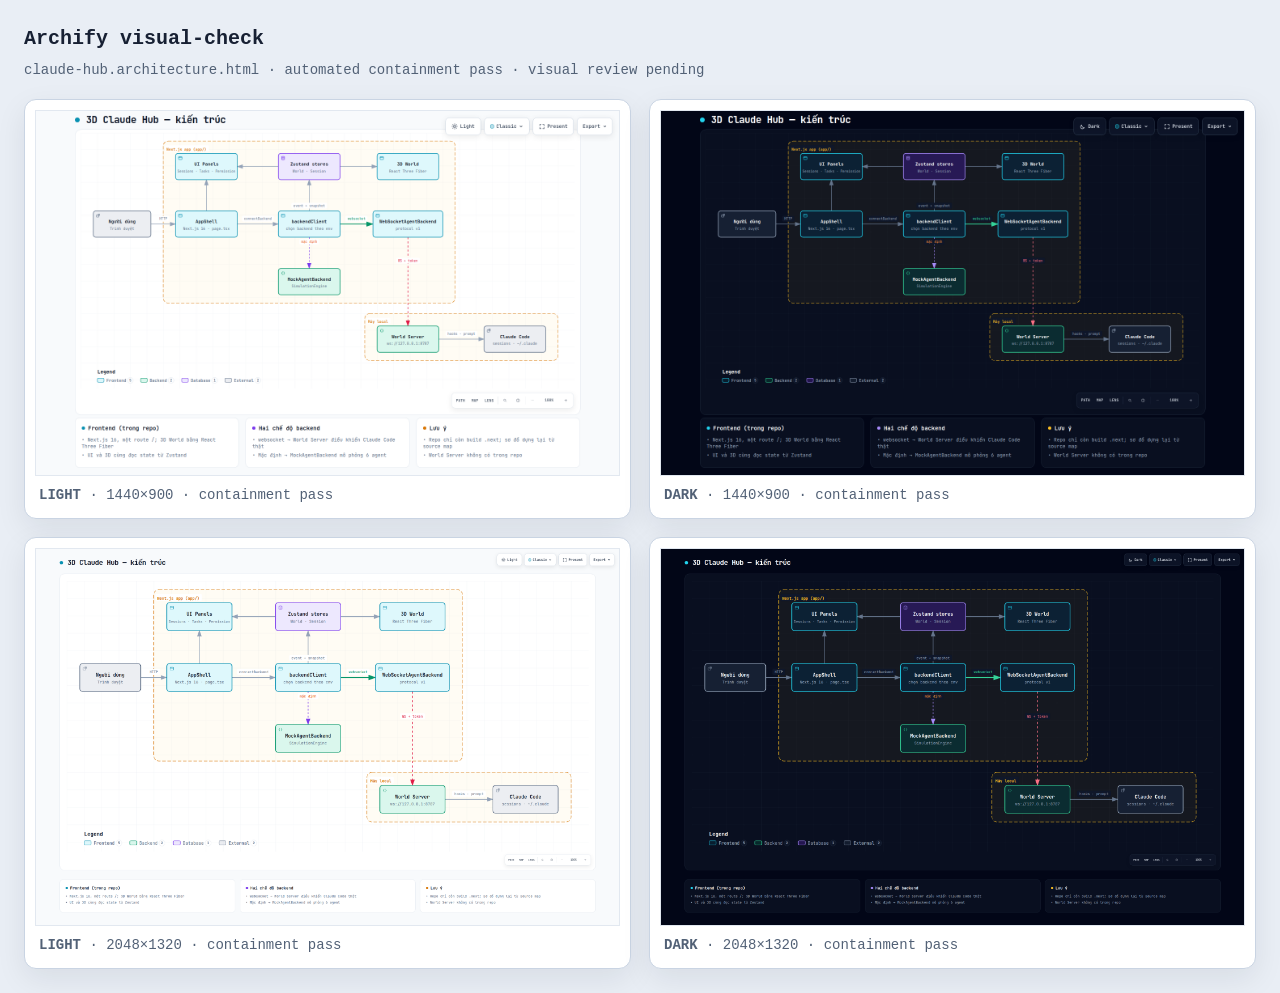
<file: docs/architecture/claude-hub.architecture.visual-check.html>
<!doctype html>
<html lang="en">
<head>
<meta charset="utf-8">
<meta name="viewport" content="width=device-width,initial-scale=1">
<title>Archify visual-check · claude-hub.architecture.html</title>
<style>
*{box-sizing:border-box}body{margin:0;padding:24px;background:#e9eef5;color:#172033;font:14px/1.5 ui-monospace,SFMono-Regular,Menlo,Consolas,monospace}header{max-width:1500px;margin:0 auto 18px}h1{margin:0 0 6px;font-size:20px}p{margin:0;color:#526176}.grid{max-width:1500px;margin:auto;display:grid;grid-template-columns:repeat(2,minmax(0,1fr));gap:18px}figure{margin:0;padding:10px;background:white;border:1px solid #c9d4e3;border-radius:12px;box-shadow:0 10px 30px rgba(15,23,42,.08)}img{display:block;width:100%;height:auto;border:1px solid #e2e8f0}figcaption{padding:9px 4px 2px;color:#526176}@media(max-width:900px){.grid{grid-template-columns:1fr}}
</style>
</head>
<body>
<header><h1>Archify visual-check</h1><p>claude-hub.architecture.html · automated containment pass · visual review pending</p></header>
<main class="grid">
      <figure>
        <img src="claude-hub.architecture.visual-check.1440x900.light.png" alt="light 1440 by 900">
        <figcaption><strong>LIGHT</strong> · 1440×900 · containment pass</figcaption>
      </figure>
      <figure>
        <img src="claude-hub.architecture.visual-check.1440x900.dark.png" alt="dark 1440 by 900">
        <figcaption><strong>DARK</strong> · 1440×900 · containment pass</figcaption>
      </figure>
      <figure>
        <img src="claude-hub.architecture.visual-check.2048x1320.light.png" alt="light 2048 by 1320">
        <figcaption><strong>LIGHT</strong> · 2048×1320 · containment pass</figcaption>
      </figure>
      <figure>
        <img src="claude-hub.architecture.visual-check.2048x1320.dark.png" alt="dark 2048 by 1320">
        <figcaption><strong>DARK</strong> · 2048×1320 · containment pass</figcaption>
      </figure>
</main>
</body>
</html>
</file>
